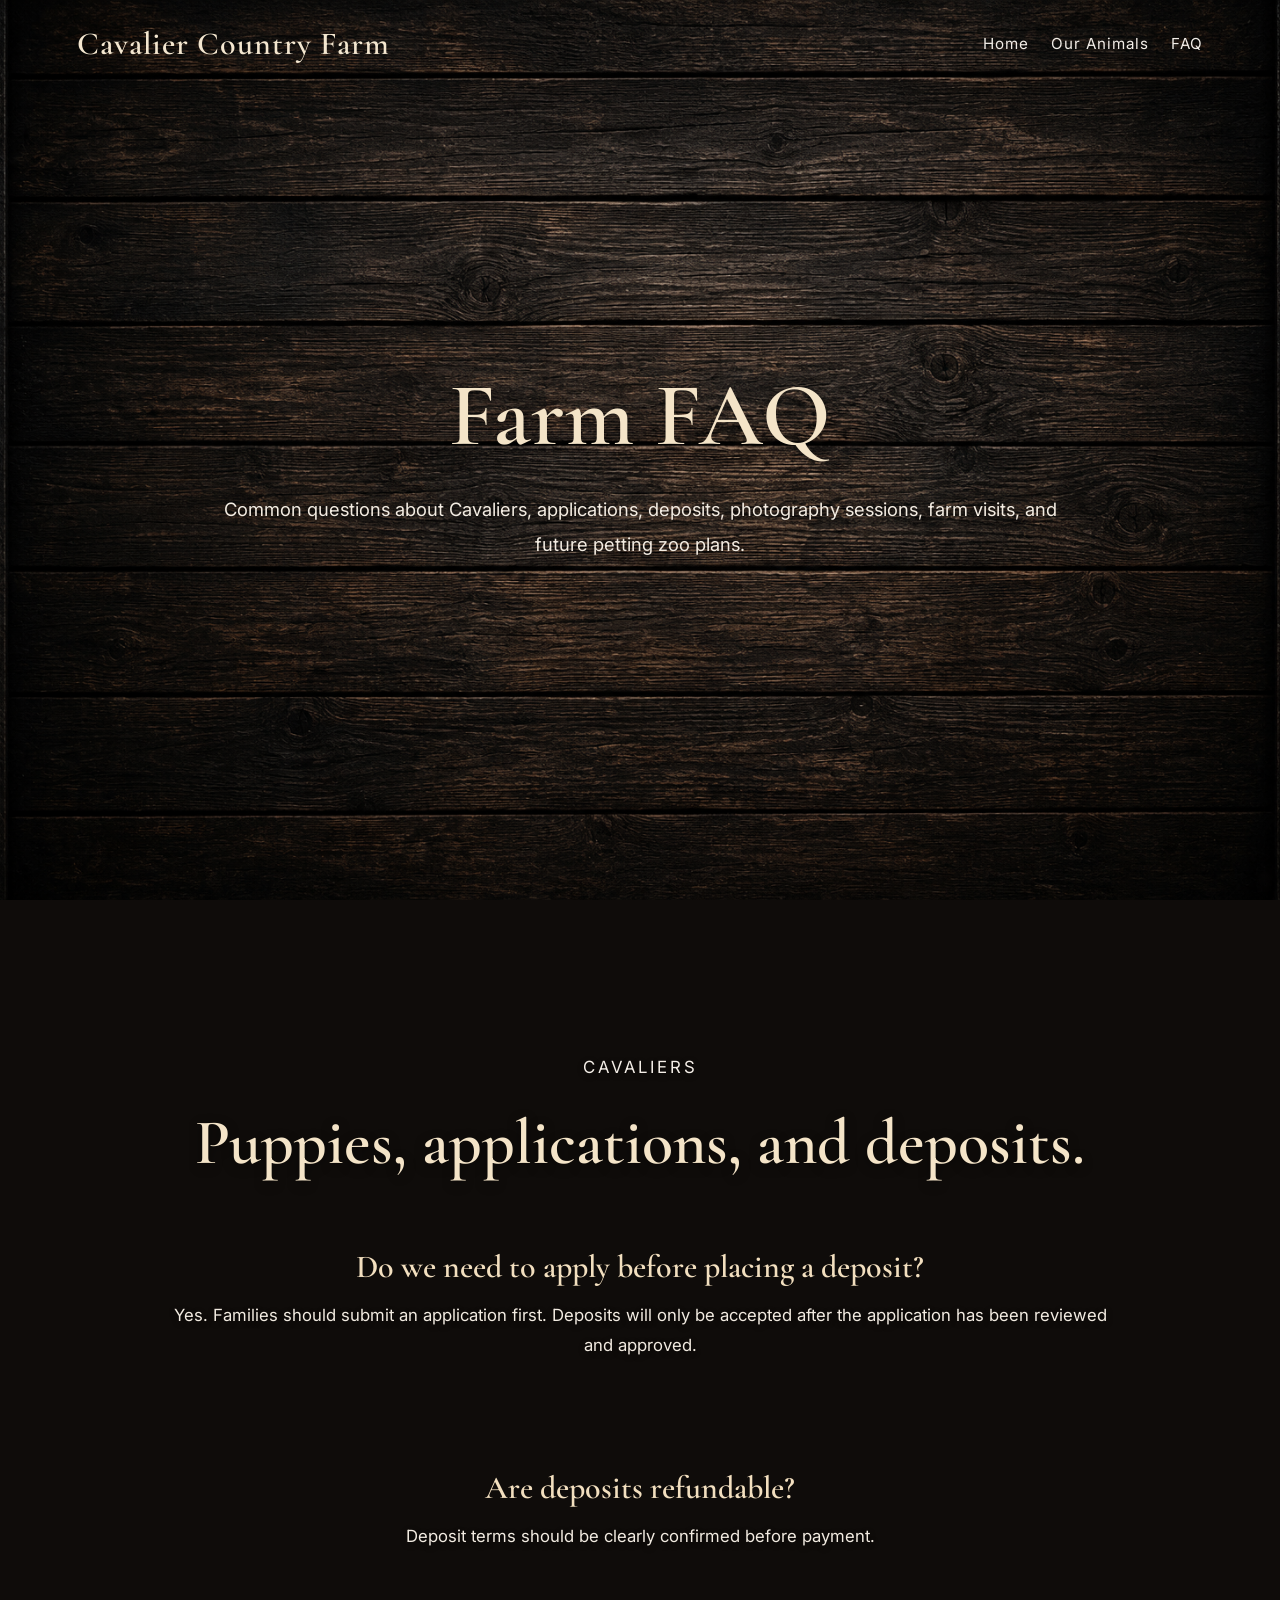
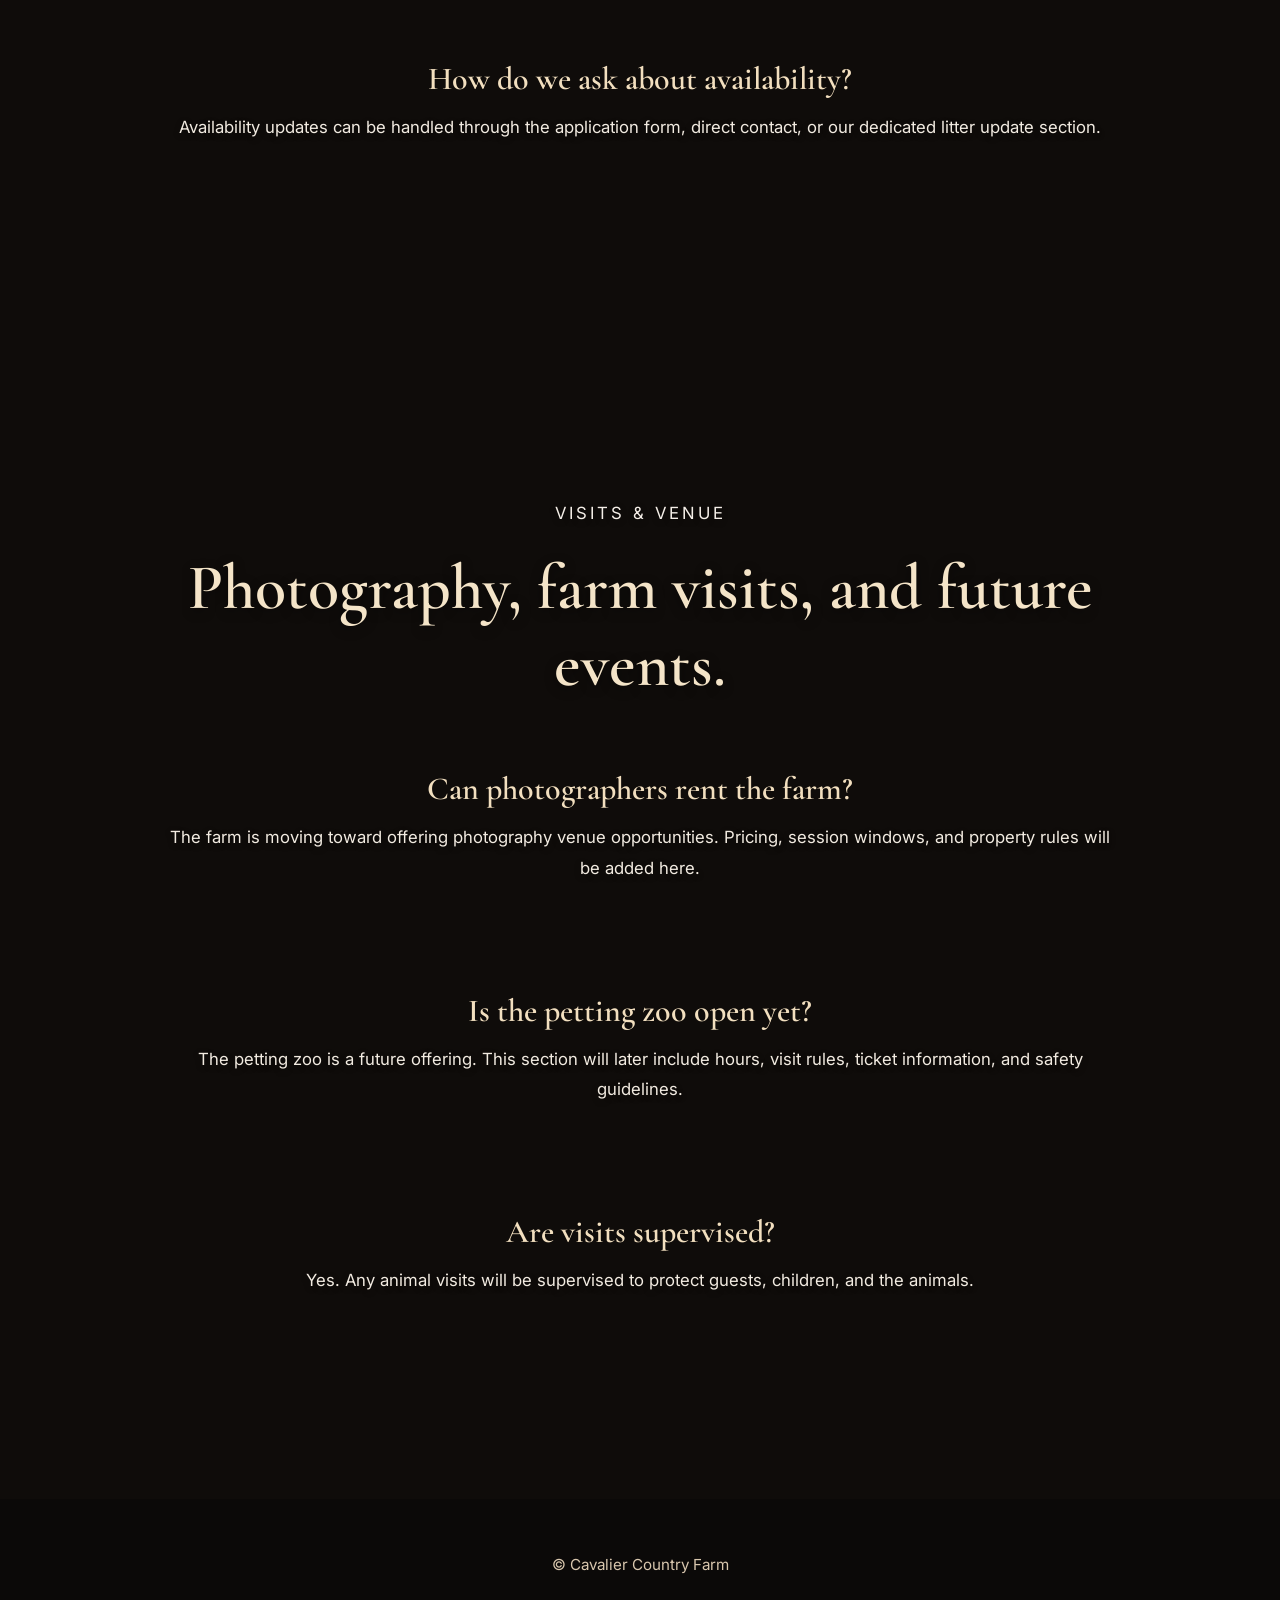
<file: faq.html>
<!DOCTYPE html>
<html lang="en">
<head>
    <link rel="icon" type="image/png" href="/cavalier-app-icon.PNG?v=1">
    <link rel="apple-touch-icon" href="/cavalier-app-icon.PNG?v=1">
    <link rel="manifest" href="/manifest.webmanifest?v=1">
    <meta name="theme-color" content="#231a16">
    <meta name="apple-mobile-web-app-capable" content="yes">
    <meta name="apple-mobile-web-app-status-bar-style" content="black-translucent">
    <meta name="apple-mobile-web-app-title" content="Cavalier Farm">

    

<meta name="description" content="Frequently asked questions about Cavalier Country Farm, our Cavaliers, application process, puppy reservations, and farm policies.">

<meta name="keywords" content="Cavalier puppy FAQ, Cavalier breeder FAQ Georgia, Cavalier Country Farm questions">

<meta name="robots" content="index,follow,max-image-preview:large">

<link rel="canonical" href="https://cavaliercountry.farm/faq.html">

<meta property="og:title" content="Cavalier Puppy FAQ | Cavalier Country Farm">
<meta property="og:description" content="Answers about Cavalier puppies, applications, deposits, availability, farm visits, and future events.">
<meta property="og:url" content="https://cavaliercountry.farm/faq.html">
<meta property="og:type" content="website">
<meta property="og:image" content="https://cavaliercountry.farm/assets/farm-sign.png">

<meta name="twitter:card" content="summary_large_image">
<meta name="twitter:title" content="Cavalier Puppy FAQ | Cavalier Country Farm">
<meta name="twitter:description" content="Answers about Cavalier puppies, applications, deposits, availability, farm visits, and future events.">
<meta name="twitter:image" content="https://cavaliercountry.farm/assets/farm-sign.png">

<script type="application/ld+json">
{
  "@context":"https://schema.org",
  "@type":"FAQPage",
  "@id":"https://cavaliercountry.farm/faq.html#faqpage",
  "url":"https://cavaliercountry.farm/faq.html",
  "name":"Cavalier Puppy FAQ | Cavalier Country Farm",
  "description":"Frequently asked questions about Cavalier Country Farm, our Cavaliers, application process, puppy reservations, and farm policies.",
  "isPartOf":{"@id":"https://cavaliercountry.farm/#website"},
  "about":{"@id":"https://cavaliercountry.farm/#business"},
  "mainEntity":[
    {
      "@type":"Question",
      "name":"Do we need to apply before placing a deposit?",
      "acceptedAnswer":{"@type":"Answer","text":"Yes. Families should submit an application first. Deposits will only be accepted after the application has been reviewed and approved."}
    },
    {
      "@type":"Question",
      "name":"Are deposits refundable?",
      "acceptedAnswer":{"@type":"Answer","text":"Deposit terms should be clearly confirmed before payment."}
    },
    {
      "@type":"Question",
      "name":"How do we ask about availability?",
      "acceptedAnswer":{"@type":"Answer","text":"Availability updates can be handled through the application form, direct contact, or our dedicated litter update section."}
    },
    {
      "@type":"Question",
      "name":"Can photographers rent the farm?",
      "acceptedAnswer":{"@type":"Answer","text":"The farm is moving toward offering photography venue opportunities. Pricing, session windows, and property rules will be added here."}
    },
    {
      "@type":"Question",
      "name":"Is the petting zoo open yet?",
      "acceptedAnswer":{"@type":"Answer","text":"The petting zoo is a future offering. This section will later include hours, visit rules, ticket information, and safety guidelines."}
    },
    {
      "@type":"Question",
      "name":"Are visits supervised?",
      "acceptedAnswer":{"@type":"Answer","text":"Yes. Any animal visits will be supervised to protect guests, children, and the animals."}
    }
  ]
}
</script>
    <meta charset="UTF-8">
    <meta name="viewport" content="width=device-width, initial-scale=1.0">
    <title>Cavalier Puppy FAQ | Cavalier Country Farm</title>
    <link rel="stylesheet" href="styles.css?v=9">
</head>

<body>

<header class="hero faq-hero">
    <div class="hero-overlay"></div>

    <nav class="top-nav">
        <div class="nav-logo">Cavalier Country Farm</div>

        <div class="nav-links">
            <a href="index.html">Home</a>
            <a href="animals.html">Our Animals</a>
            <a href="faq.html">FAQ</a>
        </div>
    </nav>

    <div class="hero-content">
        <h1>Farm FAQ</h1>

        <p>
            Common questions about Cavaliers, applications, deposits,
            photography sessions, farm visits, and future petting zoo plans.
        </p>
    </div>
</header>

<main>

    <section class="welcome-section">
        <div class="section-card">
            <p class="eyebrow">Cavaliers</p>

            <h2>Puppies, applications, and deposits.</h2>

            <div class="faq-list">
                <article class="faq-item">
                    <h3>Do we need to apply before placing a deposit?</h3>
                    <p>
                        Yes. Families should submit an application first. Deposits will only
                        be accepted after the application has been reviewed and approved.
                    </p>
                </article>

                <article class="faq-item">
                    <h3>Are deposits refundable?</h3>
                    <p>
                        Deposit terms should be clearly confirmed before payment.
                    </p>
                </article>

                <article class="faq-item">
                    <h3>How do we ask about availability?</h3>
                    <p>
                        Availability updates can be handled through the application form,
                        direct contact, or our dedicated litter update section.
                    </p>
                </article>
            </div>
        </div>
    </section>

    <section class="welcome-section">
        <div class="section-card">
            <p class="eyebrow">Visits & Venue</p>

            <h2>Photography, farm visits, and future events.</h2>

            <div class="faq-list">
                <article class="faq-item">
                    <h3>Can photographers rent the farm?</h3>
                    <p>
                        The farm is moving toward offering photography venue opportunities.
                        Pricing, session windows, and property rules will be added here.
                    </p>
                </article>

                <article class="faq-item">
                    <h3>Is the petting zoo open yet?</h3>
                    <p>
                        The petting zoo is a future offering. This section will later include
                        hours, visit rules, ticket information, and safety guidelines.
                    </p>
                </article>

                <article class="faq-item">
                    <h3>Are visits supervised?</h3>
                    <p>
                        Yes. Any animal visits will be supervised to protect guests,
                        children, and the animals.
                    </p>
                </article>
            </div>
        </div>
    </section>

</main>

<footer class="site-footer">
    <p>© Cavalier Country Farm</p>
</footer>

</body>
</html>
</file>
<file: styles.css>
@import url('https://fonts.googleapis.com/css2?family=Caveat:wght@500;600;700&family=Cormorant+Garamond:wght@400;500;600;700&family=Inter:wght@300;400;500;600&display=swap');

*{
    margin:0;
    padding:0;
    box-sizing:border-box;
}

html{
    scroll-behavior:smooth;
}

body{
    font-family:'Inter', sans-serif;
    color:#f3eee7;
    background:#0f0c0a;
    overflow-x:hidden;
}

img{
    max-width:100%;
    display:block;
}

a{
    color:inherit;
    text-decoration:none;
}

button{
    font:inherit;
}

.hero{
    position:relative;
    min-height:100vh;
    display:flex;
    align-items:center;
    justify-content:center;
    padding:140px 24px 80px;
    background-size:cover;
    background-position:center;
    background-attachment:fixed;
    overflow:hidden;
}

.home-hero{
    background-image:url('assets/farm-web-bg.png');
}

.animals-hero{
    background-image:url('assets/animals-bg.jpg');
}

.faq-hero{
    background-image:url('assets/farm-web-bg.png');
}

.hero-overlay{
    display:none;
}

.top-nav{
    position:absolute;
    top:0;
    left:0;
    width:100%;
    display:flex;
    justify-content:space-between;
    align-items:center;
    padding:24px 6vw;
    z-index:20;
}

.nav-logo,
.nav-brand{
    font-family:'Cormorant Garamond', serif;
    font-size:2rem;
    font-weight:600;
    color:#f4e7d0;
    letter-spacing:1px;
}

.nav-links,
.top-nav nav{
    display:flex;
    gap:22px;
    flex-wrap:wrap;
}

.nav-links a,
.top-nav nav a{
    text-decoration:none;
    color:#f2ede7;
    font-size:.95rem;
    letter-spacing:1px;
    transition:.25s ease;
}

.nav-links a:hover,
.top-nav nav a:hover{
    color:#d7a269;
}

.hero-frame{
    position:relative;
    z-index:5;
    width:min(1150px, 94%);
    margin:auto;
    padding:55px 50px 60px;
    border-radius:28px;
    background:transparent;
    border:none;
    box-shadow:none;
    backdrop-filter:none;
}

.hero-content{
    position:relative;
    z-index:5;
    width:min(100%, 1050px);
    margin:auto;
    text-align:center;
}

.hero-image-wrap{
    width:min(520px, 92vw);
    margin:0 auto 32px;
    filter:drop-shadow(0 26px 45px rgba(0,0,0,.55));
}

.crest-wrap{
    width:min(460px, 86vw);
}

.hero-sign{
    width:min(900px, 100%);
    margin:0 auto 38px;
    display:block;
    filter:drop-shadow(0 10px 25px rgba(0,0,0,.45));
}

.hero h1{
    font-family:'Cormorant Garamond', serif;
    font-size:clamp(3rem, 7vw, 6.2rem);
    font-weight:600;
    color:#f4e4c8;
    margin-bottom:22px;
    text-shadow:0 3px 10px rgba(0,0,0,.45);
}

.hero p{
    max-width:850px;
    margin:0 auto 38px;
    font-size:1.15rem;
    line-height:1.85;
    color:#f3ece2;
    text-shadow:0 2px 6px rgba(0,0,0,.38);
}

.hero-buttons{
    display:flex;
    justify-content:center;
    gap:18px;
    flex-wrap:wrap;
}

.image-buttons{
    align-items:center;
}

.image-btn-link{
    display:inline-block;
    text-decoration:none;
    line-height:0;
    transition:.25s ease;
}

.image-btn-link:hover{
    transform:translateY(-2px);
}

.image-btn{
    width:min(260px, 72vw);
    display:block;
    filter:drop-shadow(0 6px 14px rgba(0,0,0,.28));
}

.facebook-banner-section{
    width:100%;
    padding:6px 20px 0;
    display:flex;
    flex-direction:column;
    justify-content:center;
    align-items:center;
    text-align:center;
    background:transparent;
}

.facebook-banner-section .eyebrow{
    margin-bottom:4px;
    opacity:.9;
    letter-spacing:2px;
    font-size:.95rem;
    font-weight:700;
}

.facebook-banner-link{
    display:inline-block;
    transition:.25s ease;
}

.facebook-banner-link:hover{
    transform:translateY(-1px);
}

.facebook-banner{
    width:min(240px, 44vw);
    display:block;
    opacity:.92;
    filter:drop-shadow(0 3px 8px rgba(0,0,0,.22));
    transition:.25s ease;
}

.facebook-banner:hover{
    opacity:1;
}

main{
    background:url('assets/farm-web-bg.png');
    background-size:cover;
    background-position:center;
    background-attachment:fixed;
}

.welcome-section{
    padding:95px 20px;
}

.section{
    padding:95px 20px;
    background:transparent;
}

.section-inner,
.section-card,
.cavalier-panel{
    width:min(1120px, 92%);
    margin:auto;
    padding:56px;
    background:transparent;
    border:none;
    border-radius:24px;
    box-shadow:none;
    backdrop-filter:none;
    text-align:center;
}

.eyebrow{
    color:#d7a269;
    text-transform:uppercase;
    letter-spacing:3px;
    font-size:.82rem;
    margin-bottom:18px;
    text-align:center;
}

.section-card h2,
.cavalier-panel h1,
.cavalier-panel h2,
.section h2{
    font-family:'Cormorant Garamond', serif;
    font-size:clamp(2.5rem, 5vw, 4.2rem);
    font-weight:600;
    color:#f4e4c8;
    margin-bottom:24px;
    text-shadow:0 3px 12px rgba(0,0,0,.45);
    text-align:center;
}

.section-card p,
.cavalier-panel p,
.section-lead{
    font-size:1.05rem;
    line-height:1.95;
    color:#f5efe8;
    margin-bottom:20px;
    text-shadow:0 2px 6px rgba(0,0,0,.35);
    text-align:center;
}

.section-lead{
    max-width:760px;
    margin:0 auto 54px;
}

.feature-grid,
.animal-grid{
    display:grid;
    grid-template-columns:repeat(auto-fit, minmax(250px, 1fr));
    gap:26px;
    margin-top:52px;
}

/* Farm Companions: balanced two-column layout until more animals are added */
.farm-companions-grid{
    grid-template-columns:repeat(2, minmax(0, 1fr));
}

@media(max-width:700px){
    .farm-companions-grid{
        grid-template-columns:1fr;
    }
}

.feature-card,
/* Round only the homepage "What We Offer" images */

.feature-grid .image-card{
    border-radius:18px;
    overflow:hidden;
}

.feature-grid .image-card img{
    border-radius:18px;
}
.animal-card,
.faq-item,
.feature-card-body{
    background:transparent;
    border:none;
    box-shadow:none;
    backdrop-filter:none;
    text-align:center;
}

.feature-card,
.animal-card,
.faq-item{
    padding:32px 28px;
}

.feature-card h3,
.animal-card h3,
.cta-box h3,
.faq-item h3{
    font-family:'Cormorant Garamond', serif;
    font-size:2rem;
    font-weight:600;
    margin-bottom:14px;
    color:#f2dfbf;
    text-align:center;
}

.feature-card p,
.animal-card p,
.cta-box li,
.faq-item p{
    line-height:1.8;
    color:#f2ebe1;
    text-align:center;
}

.cta-box ul{
    padding-left:0;
    list-style-position:inside;
}

.split-card{
    display:grid;
    grid-template-columns:1fr 1fr;
    gap:42px;
    align-items:center;
}

.crest-image{
    width:100%;
    max-height:560px;
    object-fit:cover;
    object-position:center;
    border-radius:22px;
    box-shadow:0 14px 34px rgba(0,0,0,.45);
    transition:.3s ease;
}

.crest-image:hover{
    transform:scale(1.01);
}

.cavalier-wrapper{
    width:100%;
    padding:100px 0;
    background:transparent;
}

.image-card{
    padding:0;
    overflow:hidden;
    background:transparent;
}

.image-card img{
    width:100%;
    height:280px;
    display:block;
    object-fit:cover;
    object-position:center;
    transition:.35s ease;
}

.image-card:hover img{
    transform:scale(1.035);
}

.feature-card-body{
    padding:30px 28px 32px;
}

.small-link{
    display:inline-block;
    margin-top:14px;
    margin-left:auto;
    margin-right:auto;
    color:#d7a269;
    text-decoration:none;
}

.small-link:hover{
    text-decoration:underline;
}

.faq-list{
    display:grid;
    gap:24px;
    margin-top:34px;
}

.site-footer{
    text-align:center;
    padding:50px 20px;
    color:#d9c7ae;
    font-size:.95rem;
    background:#0b0908;
}

.site-footer p{
    margin:6px 0;
}

/* BIO POSTER */

.bio-poster-wrap{
    width:min(1200px, 94%);
    margin:auto;
    text-align:center;
}

.bio-poster{
    width:100%;
    display:block;
    border-radius:22px;
    box-shadow:0 18px 42px rgba(0,0,0,.38);
}

.bio-mobile-hint{
    display:none;
}

.bio-modal{
    display:none;
}

/* ANIMALS PAGE */

.animals-page{
    background:url('assets/farm-web-bg.png') center center / cover fixed no-repeat;
}

.animals-page main{
    background:transparent;
}

.animals-header{
    position:relative;
    min-height:110px;
}

/* CREST HERO */

.crest-hero-section{
    padding:60px 20px 40px;
}

.crest-hero-inner{
    width:min(1100px, 92%);
    margin:auto;
    text-align:center;
}

.main-crest{
    width:min(720px, 100%);
    display:block;
    margin:auto;
    padding:24px;
    background:linear-gradient(
        180deg,
        rgba(18,14,11,.42) 0%,
        rgba(10,8,6,.58) 100%
    );
    border-radius:28px;
    box-shadow:
        0 24px 60px rgba(0,0,0,.42),
        inset 0 1px 0 rgba(255,255,255,.04);
    filter:drop-shadow(0 20px 40px rgba(0,0,0,.55));
}

.animal-card.image-card{
    display:flex;
    flex-direction:column;
    min-height:100%;
}

.animal-card.image-card img{
    height:300px;
}

.animal-card.image-card .feature-card-body{
    flex:1;
    display:flex;
    flex-direction:column;
    justify-content:flex-start;
}

.animal-card.image-card .feature-card-body p{
    margin-bottom:0;
}

/* PHOTOGRAPHY SECTION */

.photography-section{
    position:relative;
    overflow:hidden;
    background:
        linear-gradient(
            to bottom,
            rgba(8,7,6,.82) 0%,
            rgba(8,7,6,.18) 18%,
            rgba(8,7,6,.18) 82%,
            rgba(8,7,6,.82) 100%
        ),
        url('assets/animals-bg.jpg');
    background-size:cover;
    background-position:center;
    background-attachment:fixed;
}

.photography-section::before{
    content:"";
    position:absolute;
    inset:0;
    pointer-events:none;
    background:
        linear-gradient(to top, rgba(0,0,0,.72) 0%, rgba(0,0,0,0) 22%),
        linear-gradient(to bottom, rgba(0,0,0,.72) 0%, rgba(0,0,0,0) 22%),
        linear-gradient(to left, rgba(0,0,0,.55) 0%, rgba(0,0,0,0) 18%),
        linear-gradient(to right, rgba(0,0,0,.55) 0%, rgba(0,0,0,0) 18%),
        radial-gradient(ellipse at center, rgba(0,0,0,0) 42%, rgba(0,0,0,.28) 100%);
}

.photography-section .cta-box{
    padding:34px 36px;
    background:rgba(20,18,22,.24);
    border:1px solid rgba(255,255,255,.08);
    border-radius:24px;
    backdrop-filter:blur(7px);
    -webkit-backdrop-filter:blur(7px);
    box-shadow:
        0 12px 32px rgba(0,0,0,.22),
        inset 0 1px 0 rgba(255,255,255,.04);
    text-align:center;
}

.photography-section .cta-box h3,
.photography-section .cta-box li{
    text-shadow:0 2px 8px rgba(0,0,0,.55);
}

.photography-section .cta-box ul li::marker{
    color:#d29a63;
}

/* SECTION EDGE FADES */

.cavalier-section,
.petting-section{
    position:relative;
    overflow:hidden;
}

.cavalier-section::after{
    content:"";
    position:absolute;
    left:0;
    right:0;
    bottom:0;
    height:190px;
    pointer-events:none;
    z-index:2;
    background:linear-gradient(
        to top,
        rgba(0,0,0,.82) 0%,
        rgba(0,0,0,.48) 38%,
        rgba(0,0,0,0) 100%
    );
}

.petting-section::before{
    content:"";
    position:absolute;
    left:0;
    right:0;
    top:0;
    height:190px;
    pointer-events:none;
    z-index:2;
    background:linear-gradient(
        to bottom,
        rgba(0,0,0,.82) 0%,
        rgba(0,0,0,.48) 38%,
        rgba(0,0,0,0) 100%
    );
}

.cavalier-section .section-card,
.petting-section .section-card{
    position:relative;
    z-index:3;
}

.site-credit{
    margin-top:14px;
    font-size:.82rem;
    letter-spacing:1px;
    color:#bda98f;
}

.site-credit a{
    color:#d7a269;
    text-decoration:none;
}

.site-credit a:hover{
    text-decoration:underline;
}

/* APPLICATIONS MODAL */

.applications-modal{
    position:fixed;
    inset:0;
    z-index:99999;
    display:flex;
    align-items:center;
    justify-content:center;
    padding:12px;
    background:rgba(0,0,0,.78);
    opacity:0;
    pointer-events:none;
    transition:opacity .25s ease;
    overflow:hidden;
}

.applications-modal.active{
    opacity:1;
    pointer-events:auto;
}

.applications-modal-content{
    position:relative;
    width:auto;
    max-width:92vw;
    height:auto;
    max-height:86vh;
    padding:0;
    background:none;
    border:none;
    border-radius:0;
    box-shadow:none;
    overflow:visible;
}

.applications-modal-bg{
    width:auto;
    height:auto;
    max-width:92vw;
    max-height:86vh;
    display:block;
    filter:drop-shadow(0 24px 60px rgba(0,0,0,.55));
}

.applications-modal-inner{
    position:absolute;
    inset:0;
    z-index:2;
    display:flex;
    flex-direction:column;
    align-items:center;
    justify-content:flex-start;
    padding:9% 8% 7%;
}

.applications-modal-content .eyebrow{
    color:#111;
    font-size:clamp(.68rem, 1.45vw, .95rem);
    font-weight:700;
    letter-spacing:.28em;
    margin-bottom:.8%;
    text-shadow:
        0 2px 3px rgba(255,255,255,.28),
        0 5px 12px rgba(0,0,0,.35);
}

.applications-modal-content h2{
    font-family:'Cormorant Garamond', serif;
    font-size:clamp(2rem, 5.3vw, 3.65rem);
    font-weight:700;
    color:#f4e4c8;
    margin-bottom:2%;
    text-align:center;
    line-height:.95;
    text-shadow:
        0 4px 4px rgba(0,0,0,.95),
        0 10px 18px rgba(0,0,0,.9),
        0 0 28px rgba(0,0,0,.8);
}

.applications-modal-grid{
    width:100%;
    display:flex;
    flex-direction:column;
    align-items:center;
    gap:1.15vh;
    margin-top:1%;
}

.application-image-link{
    width:100%;
    display:flex;
    justify-content:center;
    line-height:0;
    transition:.22s ease;
}

.application-image-link:hover{
    transform:translateY(-2px);
}

.application-image-btn{
    width:78%;
    display:block;
}

.applications-modal-close{
    position:absolute;
    top:4.5%;
    right:4.5%;
    width:clamp(28px, 4vw, 36px);
    height:clamp(28px, 4vw, 36px);
    background:none;
    border:none;
    padding:0;
    cursor:pointer;
    z-index:10;
}

.farm-x-btn{
    width:100%;
    height:100%;
    display:block;
    object-fit:contain;
    transition:.2s ease;
}

.farm-x-btn:hover{
    transform:rotate(6deg) scale(1.06);
}

/* PUPPY DISPLAY */

.puppy-display-section{
padding:70px 20px 90px;
position:relative;
overflow:hidden;
}

.puppy-intro{
padding-bottom:24px;
}

.desktop-puppy-board,
.puppy-display-wrap,
.puppy-board{
display:block;
}

.mobile-puppy-carousel{
display:none;
}

.puppy-display-wrap{
--photo-zoom:1.06;
position:relative;
width:min(1280px, 96%);
margin:10px auto 0;
aspect-ratio:16 / 10;
filter:drop-shadow(0 20px 42px rgba(0,0,0,.42));
}

.puppy-display-wrap::after{
content:"";
position:absolute;
inset:0;
z-index:5;
background:url('assets/puppy-display.webp') center center / contain no-repeat;
pointer-events:none;
}

.puppy-photo{
position:absolute;
z-index:2;
display:block;
overflow:hidden;
background:transparent;
cursor:pointer;
transition:.25s ease;
transform-origin:center center;
border:none;
padding:0;
}

.puppy-photo:hover{
filter:brightness(1.08) saturate(1.04);
}

.puppy-photo img{
width:100%;
height:100%;
display:block;
object-fit:cover;
object-position:center;
transform:scale(var(--photo-zoom));
}

.puppy-photo.is-empty{
pointer-events:none;
}

.puppy-name{
position:absolute;
z-index:6;
font-family:'Caveat', cursive;
font-size:clamp(1.05rem, 1.65vw, 1.65rem);
font-weight:700;
letter-spacing:.02em;
text-transform:none;
color:#241208;
text-shadow:
0 1px 0 rgba(255,223,154,.35),
0 2px 4px rgba(0,0,0,.28);
pointer-events:none;
white-space:nowrap;
text-align:center;
}

/* ADOPTED BADGE BASE */

.adopted-badge{
position:absolute;
z-index:8;
display:none;
height:auto;
max-width:none;
pointer-events:none;
border-radius:0 !important;
overflow:visible !important;
filter:drop-shadow(0 8px 16px rgba(0,0,0,.45));
}

.puppy-is-adopted .adopted-badge{
display:block;
}

/* SLOT 1 - ANGUS */

.puppy-photo-1{
left:23%;
top:20.5%;
width:14%;
height:22%;
transform:rotate(-6.2deg);
}

.puppy-name-1{
left:29.5%;
top:42.5%;
transform:translateX(-50%) rotate(-6.2deg);
}

.adopted-badge-1{
left:29.7%;
top:35.3%;
width:8.5%;
transform:rotate(-10deg);
}

/* SLOT 2 - BAM BAM */

.puppy-photo-2{
left:37.5%;
top:22.5%;
width:14%;
height:22%;
transform:rotate(2.1deg);
}

.puppy-name-2{
left:43%;
top:44.5%;
transform:translateX(-50%) rotate(2.1deg);
}

.adopted-badge-2{
left:44.2%;
top:37.2%;
width:8.5%;
transform:rotate(8deg);
}

/* SLOT 3 - ELSA */

.puppy-photo-3{
left:50.2%;
top:23%;
width:14%;
height:22%;
transform:rotate(-2.4deg);
}

/* Current litter framing tweaks: Cooper + Cody */
.puppy-photo-2 img,
.puppy-photo-3 img{
transform:scale(var(--photo-zoom)) translateX(-5%);
}

.puppy-name-3{
left:58.2%;
top:44.4%;
transform:translateX(-50%) rotate(-2.4deg);
}

.adopted-badge-3{
left:58.4%;
top:37.1%;
width:8.5%;
transform:rotate(-7deg);
}

/* SLOT 4 - PEBBLES */

.puppy-photo-4{
left:64.7%;
top:23%;
width:14%;
height:22%;
transform:rotate(4.1deg);
}

.puppy-name-4{
left:70.7%;
top:44.5%;
transform:translateX(-50%) rotate(4.1deg);
}

.adopted-badge-4{
left:72.5%;
top:37.6%;
width:8.5%;
transform:rotate(9deg);
}

/* SLOT 5 - ROSIE */

.puppy-photo-5{
left:21.5%;
top:54.5%;
width:14%;
height:22%;
transform:rotate(-5deg);
}

.puppy-name-5{
left:30.1%;
top:75.6%;
transform:translateX(-50%) rotate(-3.5deg);
}

.adopted-badge-5{
left:28.2%;
top:69.5%;
width:8.5%;
transform:rotate(-9deg);
}

/* SLOT 6 - COSMO */

.puppy-photo-6{
left:36.4%;
top:54.3%;
width:14%;
height:22%;
transform:rotate(-3deg);
}

.puppy-name-6{
left:43.4%;
top:76%;
transform:translateX(-50%) rotate(-2.2deg);
}

.adopted-badge-6{
left:43.1%;
top:69.4%;
width:8.5%;
transform:rotate(7deg);
}

/* SLOT 7 - DUKE */

.puppy-photo-7{
left:50.6%;
top:54.5%;
width:14%;
height:22%;
transform:rotate(2.7deg);
}

.puppy-name-7{
left:57.1%;
top:76.5%;
transform:translateX(-50%) rotate(2.7deg);
}

.adopted-badge-7{
left:57.2%;
top:69.7%;
width:8.5%;
transform:rotate(-6deg);
}

/* SLOT 8 - LILY */

.puppy-photo-8{
left:64.2%;
top:55%;
width:14%;
height:22%;
transform:rotate(-2.2deg);
}

.puppy-name-8{
left:71.5%;
top:77%;
transform:translateX(-50%) rotate(-2.2deg);
}

.adopted-badge-8{
left:71.2%;
top:69.7%;
width:8.5%;
transform:rotate(7deg);
}

/* PUPPY MODAL */

.puppy-modal [hidden]{
    display:none !important;
}

.puppy-modal{
position:fixed;
inset:0;
z-index:999999;
display:none;
align-items:center;
justify-content:center;
padding:22px;
background:rgba(8,5,3,.78);
backdrop-filter:blur(4px);
-webkit-backdrop-filter:blur(4px);
overflow:auto;
}

.puppy-modal.is-open{
display:flex;
}

.puppy-modal-panel{
position:relative;
width:min(1100px, 96vw);
aspect-ratio:16 / 9;
display:grid;
grid-template-columns:46% 54%;
background:url('assets/pups/pup-modal-web-bg.webp') center center / contain no-repeat;
overflow:hidden;
border:none;
box-shadow:none;
color:#2a160d;
}

.puppy-modal-media{
position:relative;
z-index:1;
padding:7.4% 4.5% 7.4% 8%;
}

.puppy-modal-media img{
width:100%;
height:100%;
object-fit:contain;

border-radius:18px;
box-shadow:0 14px 30px rgba(0,0,0,.35);
}

.puppy-modal-content{
position:relative;
z-index:1;
padding:7.8% 10% 7.5% 3%;
text-align:left;
overflow:visible;
}

.puppy-modal-content .eyebrow{
color:#8d522c;
text-align:left;
margin-bottom:8px;
}

.puppy-modal-content h2{
font-family:'Cormorant Garamond', serif;
font-size:clamp(3.0rem, 5vw, 4.5rem);
line-height:.9;
color:#2b160c;
margin-bottom:10px;
text-align:left;
text-shadow:none;
}

.puppy-status{
display:inline-flex;
margin-bottom:14px;
padding:7px 13px;
border-radius:999px;
background:#2a160d;
color:#fff4e7;
font-weight:700;
letter-spacing:.04em;
text-transform:uppercase;
font-size:.74rem;
}

.puppy-details{
display:grid;
grid-template-columns:1fr 1fr;
gap:10px;
margin:0 0 16px;
}

.puppy-detail{
padding:10px 12px;
border-radius:14px;
background:rgba(255,255,255,.18);
border:1px solid rgba(80,45,22,.18);
}

.detail-label{
display:block;
font-size:.85rem;
font-weight:800;
letter-spacing:.12em;
text-transform:uppercase;
color:#8d522c;
margin-bottom:4px;
}

.detail-value{
display:block;
font-size:1.15rem;
font-weight:800;
color:#2b160c;
}

.puppy-modal-content p:not(.eyebrow):not(.puppy-status){
font-size:.9rem;
line-height:1.5;
color:#3b2418;
text-align:left;
text-shadow:none;
}

.puppy-modal-thumbs{
display:flex;
gap:10px;
margin:16px 0;
flex-wrap:wrap;
}

.puppy-thumb{
width:62px;
height:62px;
border:2px solid rgba(42,22,13,.25);
border-radius:14px;
overflow:hidden;
padding:0;
background:transparent;
cursor:pointer;
}

.puppy-thumb.is-active{
border-color:#8d522c;
}

.puppy-thumb img{
width:100%;
height:100%;
object-fit:cover;
}

.puppy-apply-btn{
display:inline-flex;
align-items:center;
justify-content:center;
min-height:42px;
padding:10px 18px;
border-radius:999px;
background:linear-gradient(145deg, #8c512b, #d99d5d 48%, #6d3a1f);
color:#251309;
font-weight:800;
font-size:.9rem;
box-shadow:
inset 0 1px 1px rgba(255,255,255,.38),
inset 0 -2px 5px rgba(0,0,0,.28),
0 12px 22px rgba(0,0,0,.28);
}

.puppy-modal-close{
position:absolute;
z-index:5;
top:5%;
right:4%;
width:44px;
height:44px;
border:0;
padding:0;
background:transparent;
cursor:pointer;
filter:drop-shadow(0 8px 12px rgba(0,0,0,.45));
}

.puppy-modal-close img{
width:100%;
height:100%;
object-fit:contain;
}

.good-dog-link{
    display:flex;
    justify-content:center;
    align-items:center;
    margin-top:24px;
}

.good-dog-sticker{
    width:175px;
    height:auto;
    display:block;
    opacity:.92;
    transition:.25s ease;
}

.good-dog-link:hover .good-dog-sticker{
    opacity:1;
    transform:translateY(-2px);
}

.good-dog-caption{
    margin-top:12px;
    max-width:420px;
    margin-left:auto;
    margin-right:auto;
    text-align:center;
    font-size:.95rem;
    line-height:1.6;
    color:#e8dcc9;
}

/* MOBILE */

@media(max-width:900px){
.split-card{
grid-template-columns:1fr;
}

.desktop-puppy-board,
.puppy-display-wrap,
.puppy-board{
display:none;
}

.mobile-puppy-carousel{
display:flex;
gap:22px;
overflow-x:auto;
scroll-snap-type:x mandatory;
padding:8px 18px 36px;
margin-top:18px;
-webkit-overflow-scrolling:touch;
}

.puppy-card{
position:relative;
flex:0 0 76%;
max-width:320px;
scroll-snap-align:center;
}

.puppy-card:nth-child(odd){
transform:rotate(-2deg);
}

.puppy-card:nth-child(even){
transform:rotate(2deg);
}

.puppy-card-btn{
position:relative;
width:100%;
padding:15px 15px 64px;
border:0;
border-radius:6px;
overflow:hidden;
background:
radial-gradient(circle at 18% 12%, rgba(112,70,34,.18), transparent 24%),
radial-gradient(circle at 82% 24%, rgba(78,45,22,.16), transparent 26%),
radial-gradient(circle at 50% 100%, rgba(92,55,28,.22), transparent 30%),
linear-gradient(145deg, #fff7e8 0%, #efe1c9 48%, #d9c3a3 100%);
color:#2a160d;
box-shadow:
0 16px 30px rgba(0,0,0,.38),
0 5px 10px rgba(0,0,0,.24),
inset 0 0 0 1px rgba(88,50,24,.16),
inset 0 0 18px rgba(105,62,31,.18);
}

.puppy-card-btn::before{
content:"";
position:absolute;
inset:7px;
z-index:2;
pointer-events:none;
border-radius:4px;
border:1px solid rgba(92,54,28,.18);
}

.puppy-card-btn::after{
content:"";
position:absolute;
inset:0;
z-index:3;
pointer-events:none;
background:
linear-gradient(to right, rgba(85,50,28,.18), transparent 10%, transparent 90%, rgba(85,50,28,.16)),
linear-gradient(to bottom, rgba(85,50,28,.14), transparent 12%, transparent 82%, rgba(85,50,28,.2));
mix-blend-mode:multiply;
opacity:.65;
}

.puppy-card-btn img{
position:relative;
z-index:1;
width:100%;
aspect-ratio:1 / 1;
object-fit:cover;
border-radius:4px;
filter:sepia(.08) contrast(.98) saturate(.96);
}

.puppy-card-btn span{
position:absolute;
left:0;
right:0;
bottom:14px;
z-index:4;
padding:0 12px;
background:transparent;
text-align:center;
font-family:'Caveat', cursive;
font-size:clamp(2.05rem, 9vw, 2.75rem);
line-height:.9;
font-weight:700;
letter-spacing:.01em;
color:#241208;
}

.adopted-puppy-card{
position:relative;
}

.adopted-badge-mobile{
position:absolute;
z-index:20;
width:96px;
height:auto;
right:8px;
bottom:52px;
top:auto;
display:block;
pointer-events:none;
border-radius:0 !important;
filter:drop-shadow(0 8px 16px rgba(0,0,0,.42));
transform:rotate(-8deg);
}
}

@media(max-width:768px){
body::before{
content:"";
position:fixed;
inset:0;
z-index:-1;
background:url('assets/farm-mobile-bg.png') center top / cover no-repeat;
transform:translateZ(0);
}

body{
background:transparent;
}

body.bio-modal-open{
overflow:hidden;
}

.hero,
main,
.facebook-banner-section,
.animals-page main{
background:transparent;
background-image:none;
background-attachment:scroll;
}

.animals-hero{
background:url('assets/animals-bg.jpg') center top / cover no-repeat;
}

.top-nav{
flex-direction:column;
gap:14px;
padding:20px;
}

.nav-logo,
.nav-brand{
font-size:1.55rem;
}

.nav-links,
.top-nav nav{
gap:14px;
justify-content:center;
}

.nav-links a,
.top-nav nav a{
font-size:.84rem;
}

.hero{
padding:145px 20px 70px;
background-attachment:scroll;
}

.hero-frame{
padding:38px 22px 42px;
}

.hero h1{
font-size:clamp(2.6rem, 13vw, 4.2rem);
}

.hero p{
font-size:1rem;
line-height:1.75;
}

.image-btn{
width:min(230px, 74vw);
}

.facebook-banner{
width:min(210px, 42vw);
}

.section-card,
.cavalier-panel,
.section-inner{
padding:38px 24px;
}

.welcome-section,
.cavalier-wrapper,
.section{
padding:70px 0;
background:transparent;
}

.split-card{
display:flex;
flex-direction:column;
}

.split-card img{
order:-1;
margin-bottom:24px;
}

.crest-image{
max-height:380px;
}

.image-card img,
.animal-card.image-card img{
height:230px;
}

.animals-header{
min-height:125px;
}

.crest-hero-section{
padding:30px 20px 10px;
}

.main-crest{
width:min(460px, 100%);
padding:16px;
border-radius:22px;
}

.photography-section{
background:
linear-gradient(rgba(8,7,6,.5), rgba(8,7,6,.62)),
url('assets/animals-bg.jpg');
background-size:cover;
background-position:center;
background-attachment:scroll;
}

.photography-section .cta-box{
padding:28px 24px;
border-radius:20px;
}

.bio-poster-wrap{
cursor:pointer;
}

.bio-mobile-hint{
display:block;
margin-top:12px;
color:#d7a269;
font-size:.78rem;
letter-spacing:2px;
text-transform:uppercase;
opacity:.9;
text-align:center;
}

.bio-modal{
position:fixed;
inset:0;
z-index:99999;
display:flex;
align-items:center;
justify-content:center;
padding:20px;
background:rgba(0,0,0,.88);
opacity:0;
pointer-events:none;
transition:opacity .25s ease;
}

.bio-modal.active{
opacity:1;
pointer-events:auto;
}

.bio-modal-image{
width:auto;
max-width:94vw;
max-height:92vh;
display:block;
object-fit:contain;
border-radius:12px;
box-shadow:0 20px 55px rgba(0,0,0,.65);
}

.bio-modal .modal-close{
position:absolute;
top:12px;
right:12px;
width:42px;
height:42px;
border:none;
background:none;
padding:0;
cursor:pointer;
z-index:100;
display:block;
}

.bio-modal .farm-x-btn{
width:100%;
height:100%;
display:block;
object-fit:contain;
}

.bio-modal .modal-close::before,
.bio-modal .modal-close::after{
display:none;
content:none;
}

.bio-modal .modal-close:hover{
transform:scale(1.05);
}

.bio-modal .modal-close:active{
transform:scale(.95);
}

.applications-modal{
padding:10px;
}

.applications-modal-content{
max-width:94vw;
max-height:82vh;
}

.applications-modal-bg{
max-width:94vw;
max-height:82vh;
}

.applications-modal-inner{
padding:9% 7.5% 7%;
}

.applications-modal-content .eyebrow{
font-size:clamp(.58rem, 2.1vw, .76rem);
margin-bottom:.7%;
}

.applications-modal-content h2{
font-size:clamp(1.75rem, 7.8vw, 2.75rem);
margin-bottom:1.7%;
}

.applications-modal-grid{
gap:.78vh;
margin-top:.7%;
}

.application-image-btn{
width:79%;
}

.applications-modal-close{
top:4.4%;
right:4.4%;
width:30px;
height:30px;
}

.puppy-display-section{
padding:45px 8px 65px;
}

.puppy-intro{
padding:28px 18px 12px;
}

.puppy-name{
font-size:.8rem;
}

.puppy-modal{
align-items:flex-start;
padding:12px;
}

.puppy-modal-panel{
width:min(560px, 96vw);
aspect-ratio:3 / 5;
display:block;
background:url('assets/pups/pup-modal-mobile-bg.webp') center top / contain no-repeat;
overflow:visible;
}

.puppy-modal-media{
padding:12% 10% 0;
}

.puppy-modal-media img{
width:100%;
aspect-ratio:1 / 1;
height:auto;
object-fit:cover;
border-radius:16px;
}

.puppy-modal-content{
padding:6.5% 11% 10%;
overflow:visible;
}

.puppy-details{
grid-template-columns:1fr 1fr;
gap:8px;
margin-bottom:14px;
}

.puppy-modal-close{
top:3.6%;
right:5%;
width:38px;
height:38px;
}
}

@media(max-width:520px){
.puppy-card{
flex-basis:84%;
}

.adopted-badge-mobile{
width:82px;
right:7px;
bottom:50px;
top:auto;
}

.puppy-card-btn{
padding:13px 13px 60px;
}

.puppy-card-btn span{
bottom:13px;
font-size:clamp(2rem, 10vw, 2.55rem);
}

.puppy-modal{
padding:10px;
}

.puppy-modal-panel{
width:96vw;
}

.puppy-modal-media{
padding:11.5% 10% 0;
}

.puppy-modal-content{
padding:6% 11% 10%;
}

.puppy-modal-content h2{
font-size:clamp(2.25rem, 12vw, 3.55rem);
}

.puppy-modal-content p:not(.eyebrow):not(.puppy-status){
font-size:.9rem;
line-height:1.5;
}

.puppy-thumb{
width:56px;
height:56px;
}
}

/* =========================================
   PUPPY MODAL EMERGENCY LAYOUT OVERRIDE
   ========================================= */

.puppy-modal-panel{
    position:relative !important;
}

.puppy-modal-media{
    position:absolute !important;
    left:7% !important;
    top:13% !important;
    width:38% !important;
    height:70% !important;
    padding:0 !important;
}

.puppy-modal-media img{
    width:100% !important;
    height:100% !important;
    max-height:none !important;
    object-fit:contain !important;
    object-position:center 20% !important;
}

.puppy-modal-content{
    position:absolute !important;
    left:50% !important;
    top:12% !important;
    width:38% !important;
    height:72% !important;
    padding:0 !important;
    overflow:hidden !important;
}

.puppy-modal-content h2{
    font-size:clamp(2.8rem,4vw,4.4rem) !important;
    margin-bottom:8px !important;
}

.puppy-details{
    margin-bottom:12px !important;
}

.puppy-modal-content p:not(.eyebrow):not(.puppy-status){
    font-size:1rem !important;
    line-height:1.55 !important;
    font-weight:500 !important;
}

.puppy-thumb{
    width:56px !important;
    height:56px !important;
}

.puppy-apply-btn{
    padding:9px 16px !important;
    font-size:.82rem !important;
}

/* MOBILE */

@media(max-width:768px){

    .puppy-modal-panel{
        background:url('assets/pups/pup-modal-mobile-bg.webp')
        center top / contain no-repeat !important;
    }

    .puppy-modal-media{
        left:12.5% !important;
        top:7.5% !important;
        width:75% !important;
        height:35% !important;
    }

    .puppy-modal-content{
        left:13% !important;
        top:45% !important;
        width:74% !important;
        height:46% !important;
        overflow:hidden !important;
    }

    .puppy-modal-content h2{
        font-size:clamp(2.2rem,10vw,3.4rem) !important;
    }

    .puppy-modal-content p:not(.eyebrow):not(.puppy-status){
        font-size:1rem !important;
        line-height:1.55 !important;
        font-weight:500 !important;
    }

    .puppy-thumb{
        width:52px !important;
        height:52px !important;
    }

    .puppy-modal-close{
        top:3.5% !important;
        right:6% !important;
    }
}

/* PUPPY MODAL DESCRIPTION CARD + SCROLLBAR */

.puppy-modal-content{
    padding:14px 16px !important;
    overflow-y:auto !important;
    background:rgba(255, 238, 207, .32);
    border:1px solid rgba(139, 82, 44, .32);
    border-radius:18px;
    box-shadow:
        inset 0 1px 0 rgba(255,255,255,.22),
        0 10px 22px rgba(0,0,0,.12);
}

/* Firefox */
.puppy-modal-content{
    scrollbar-width:thin;
    scrollbar-color:#8c512b rgba(20,10,5,.45);
}

/* Chrome / Edge / Safari */
.puppy-modal-content::-webkit-scrollbar{
    width:8px;
}

.puppy-modal-content::-webkit-scrollbar-track{
    background:rgba(20,10,5,.45);
    border-radius:999px;
}

.puppy-modal-content::-webkit-scrollbar-thumb{
    background:linear-gradient(180deg, #d99d5d, #8c512b, #5a2f19);
    border-radius:999px;
}

.puppy-modal-content::-webkit-scrollbar-thumb:hover{
    background:linear-gradient(180deg, #efb777, #9b5b31, #5a2f19);
}
/* STRONGER PUPPY MODAL CARDS */

.puppy-modal-content{
    background:rgba(255, 238, 207, .72) !important;
    border:1px solid rgba(139, 82, 44, .42) !important;
}

.puppy-detail{
    background:rgba(255, 248, 232, .72) !important;
    border:1px solid rgba(80,45,22,.28) !important;
}
.animal-grid .image-card{
    border-radius:30px;
    overflow:hidden;
}

.animal-grid .image-card img{
    border-radius:30px;
}

/* ==========================
   FARM PHOTO CAROUSEL
   ========================== */

.farm-gallery-section{
    padding:80px 0;
    overflow:hidden;
}

.farm-gallery-header{
    text-align:center;
    margin-bottom:35px;
}

.farm-gallery-carousel{
    position:relative;
    width:min(1400px,95%);
    margin:auto;
}

.farm-gallery-track{
    display:flex;
    gap:18px;
    overflow-x:auto;
    scroll-behavior:smooth;
    scrollbar-width:none;
    -ms-overflow-style:none;
    padding:10px;
}

.farm-gallery-track::-webkit-scrollbar{
    display:none;
}

.farm-gallery-track img{
    flex:0 0 auto;
    width:340px;
    aspect-ratio:1 / 1;
    height:auto;
    object-fit:cover;
    object-position:center;
    border-radius:22px;
    cursor:pointer;
    transition:.3s ease;
    box-shadow:0 12px 28px rgba(0,0,0,.35);
}

.farm-gallery-track img:hover{
    transform:translateY(-4px);
}

.gallery-arrow{
    position:absolute;
    top:50%;
    transform:translateY(-50%);
    z-index:5;

    width:54px;
    height:54px;

    border:none;
    border-radius:50%;

    background:rgba(18,14,11,.85);
    color:#d7a269;

    font-size:28px;
    cursor:pointer;

    transition:.25s ease;
}

.gallery-arrow:hover{
    background:#d7a269;
    color:#111;
}

.gallery-prev{
    left:-10px;
}

.gallery-next{
    right:-10px;
}

@media(max-width:768px){

    .farm-gallery-track img{
    width:78vw;
    aspect-ratio:1 / 1;
    height:auto;
}

    .gallery-arrow{
        display:none;
    }
}

/* COMING SOON CORNER RIBBON */

.future-feature{
    position:relative;
    overflow:hidden;
}

.future-feature::before{
    content:"COMING SOON";

    position:absolute;
    top:18px;
    right:-42px;
    z-index:20;

    width:170px;
    padding:8px 0;

    background:#a76637;
    color:#fff7eb;

    font-size:.72rem;
    font-weight:800;
    letter-spacing:.16em;
    text-align:center;
    text-transform:uppercase;

    transform:rotate(32deg);

    box-shadow:0 8px 18px rgba(0,0,0,.35);
}
/* REELS FROM THE FARM */

.farm-reels-section{
    padding:90px 20px;
}

.reels-grid-link{
    display:block;
    width:min(1200px,92%);
    margin:auto;
}

.reels-grid{
    display:grid;
    grid-template-columns:repeat(4,1fr);
    gap:18px;
}

.reel-thumb{
    position:relative;
    overflow:hidden;
    border-radius:22px;
    box-shadow:0 12px 28px rgba(0,0,0,.35);
}

.reel-thumb img{
    width:100%;
    aspect-ratio:9/16;
    object-fit:cover;
    transition:.3s ease;
}

.reel-thumb::before{
    content:"▶";
    position:absolute;
    left:50%;
    top:50%;
    z-index:3;
    transform:translate(-50%, -50%);

    width:58px;
    height:58px;
    border-radius:50%;

    display:flex;
    align-items:center;
    justify-content:center;

    background:rgba(0,0,0,.52);
    color:#f4e4c8;

    font-size:1.7rem;
    text-indent:4px;

    box-shadow:0 10px 24px rgba(0,0,0,.45);
}

.reel-thumb::after{
    content:"";
    position:absolute;
    inset:0;
    background:rgba(0,0,0,.12);
    z-index:2;
    transition:.3s ease;
}

.reels-grid-link:hover .reel-thumb img{
    transform:scale(1.04);
}

.reels-grid-link:hover .reel-thumb::after{
    background:rgba(0,0,0,.02);
}

.reels-cta{
    margin-top:24px;
    text-align:center;
    font-family:'Cormorant Garamond', serif;
    font-size:2rem;
    color:#d7a269;
}

@media(max-width:900px){
    .reels-grid{
        grid-template-columns:repeat(2,1fr);
    }
}

@media(max-width:600px){
    .reels-grid{
        gap:12px;
    }

    .reel-thumb::before{
        width:48px;
        height:48px;
        font-size:1.35rem;
    }
}
/* FULL SIZE GALLERY MODAL */

.gallery-modal{
    position:fixed;
    inset:0;
    z-index:999999;

    display:flex;
    align-items:center;
    justify-content:center;

    padding:20px;

    background:rgba(0,0,0,.92);

    opacity:0;
    pointer-events:none;

    transition:.25s ease;
}

.gallery-modal.active{
    opacity:1;
    pointer-events:auto;
}

.gallery-modal img{
    max-width:95vw;
    max-height:92vh;

    width:auto;
    height:auto;

    object-fit:contain;

    border-radius:12px;

    box-shadow:
        0 25px 60px rgba(0,0,0,.55);
}

.gallery-modal-close{
    position:absolute;
    top:20px;
    right:20px;

    width:40px;
    height:40px;

    border:none;
    background:none;
    padding:0;
    margin:0;

    cursor:pointer;
    z-index:1000;
}

.gallery-modal-close .farm-x-btn{
    width:100%;
    height:100%;
    object-fit:contain;
    display:block;
}

.gallery-modal-close:hover .farm-x-btn{
    transform:rotate(6deg) scale(1.06);
}
/* MODAL FORM FILLS */

.applications-options-panel{
    width:100%;
    display:none;
}

.applications-options-panel.active{
    display:block;
}

.application-form-panel{
    display:none;
    width:78%;
    max-height:62%;
    overflow-y:auto;
    padding:18px;
    background:rgba(255,238,207,.78);
    border:1px solid rgba(75,38,18,.34);
    border-radius:18px;
    box-shadow:0 12px 28px rgba(0,0,0,.22);
}

.application-form-panel.active{
    display:block;
}

.application-form-panel h3{
    font-family:'Cormorant Garamond', serif;
    font-size:clamp(1.8rem, 4vw, 2.6rem);
    color:#2b160c;
    text-align:center;
    margin-bottom:14px;
}

.application-form-panel label{
    display:block;
    margin-bottom:12px;
    color:#2b160c;
    font-size:.9rem;
    font-weight:700;
    text-align:left;
}

.application-form-panel input,
.application-form-panel textarea,
.application-form-panel select{
    width:100%;
    margin-top:5px;
    padding:10px 12px;
    border-radius:10px;
    border:1px solid rgba(75,38,18,.38);
    background:rgba(255,252,240,.92);
    color:#2b160c;
    font-family:'Inter', sans-serif;
    font-size:.95rem;
}

.application-form-panel textarea{
    min-height:86px;
    resize:vertical;
}

.form-back-btn,
.farm-submit-btn{
    border:none;
    cursor:pointer;
    border-radius:999px;
    font-weight:800;
    letter-spacing:.04em;
}

.form-back-btn{
    display:block;
    margin:0 auto 12px;
    padding:8px 14px;
    background:#2b160c;
    color:#fff4e7;
    font-size:.78rem;
}

.farm-submit-btn{
    width:100%;
    margin-top:8px;
    padding:12px 18px;
    background:linear-gradient(145deg, #8c512b, #d99d5d 48%, #6d3a1f);
    color:#251309;
    box-shadow:
        inset 0 1px 1px rgba(255,255,255,.38),
        inset 0 -2px 5px rgba(0,0,0,.28),
        0 10px 20px rgba(0,0,0,.26);
}

@media(max-width:768px){
    .application-form-panel{
        width:82%;
        max-height:58%;
        padding:14px;
    }

    .application-form-panel input,
    .application-form-panel textarea,
    .application-form-panel select{
        padding:9px 10px;
        font-size:.88rem;
    }

    .application-form-panel textarea{
        min-height:70px;
    }
}

/* FIX APPLICATION MODAL WHITE BUTTON BOXES */

.applications-modal-grid button.application-image-link,
.applications-modal-grid a.application-image-link{
    all: unset;
    width:100%;
    display:flex;
    justify-content:center;
    align-items:center;
    line-height:0;
    cursor:pointer;
    box-sizing:border-box;
}

.applications-modal-grid button.application-image-link:hover,
.applications-modal-grid a.application-image-link:hover{
    transform:translateY(-2px);
}

.applications-modal-grid .application-image-btn{
    display:block;
    width:78%;
    height:auto;
    max-width:none;
    background:transparent;
    border:0;
    box-shadow:none;
}

/* =========================================
   PREFERRED BREEDER HOMEPAGE UPDATE
   ========================================= */

.preferred-breeder-section{
    padding:34px 20px 18px;
}

.preferred-breeder-banner{
    width:min(860px, 92%);
    margin:0 auto;
    display:flex;
    align-items:center;
    justify-content:center;
    gap:18px;
    padding:20px 26px;
    background:rgba(18,14,11,.34);
    border:1px solid rgba(215,162,105,.24);
    border-radius:18px;
    box-shadow:0 12px 28px rgba(0,0,0,.22);
}

.preferred-breeder-badge{
    flex:0 0 auto;
    width:54px;
    height:auto;
    display:block;
    filter:drop-shadow(0 5px 10px rgba(0,0,0,.34));
}

.preferred-breeder-copy{
    text-align:left;
}

.preferred-breeder-copy .eyebrow{
    margin-bottom:5px;
    text-align:left;
}

.preferred-breeder-copy p:last-child{
    margin:0;
    color:#f5efe8;
    line-height:1.65;
    text-align:left;
    text-shadow:0 2px 6px rgba(0,0,0,.35);
}


/* =========================================
   THE FARM IS GROWING UPDATE
   ========================================= */

.growing-farm-update{
    display:grid;
    grid-template-columns:1fr 1fr;
    gap:42px;
    align-items:center;
}

.growing-farm-gallery{
    display:grid;
    grid-template-columns:repeat(2, minmax(0, 1fr));
    gap:7px;
    width:100%;
    align-self:start;
}

.growing-farm-gallery img{
    width:100%;
    height:auto;
    display:block;
    object-fit:contain;
    object-position:center;
    border-radius:16px;
    box-shadow:0 10px 24px rgba(0,0,0,.34);
}

.growing-farm-image{
    width:100%;
    max-height:560px;
    object-fit:cover;
    object-position:center;
}

.growing-farm-copy{
    text-align:center;
}


/* =========================================
   LARGER MOBILE ADOPTED BADGES
   ========================================= */

@media(max-width:900px){
    .adopted-badge-mobile{
        width:128px;
        right:-2px;
        bottom:42px;
    }

    .growing-farm-update{
        grid-template-columns:1fr;
    }

    .growing-farm-gallery{
        max-width:620px;
        margin:0 auto;
    }

    .growing-farm-image{
        max-width:620px;
        margin:0 auto;
    }
}

@media(max-width:768px){
    .preferred-breeder-banner{
        width:min(620px, 94%);
        gap:14px;
        padding:18px 20px;
    }

    .preferred-breeder-badge{
        width:50px;
    }

    .growing-farm-update{
        gap:28px;
    }
}

@media(max-width:520px){
    .preferred-breeder-section{
        padding:24px 12px 10px;
    }

    .preferred-breeder-banner{
        align-items:flex-start;
        gap:12px;
        padding:16px;
    }

    .preferred-breeder-badge{
        width:46px;
    }

    .preferred-breeder-copy .eyebrow{
        font-size:.72rem;
        letter-spacing:2px;
    }

    .preferred-breeder-copy p:last-child{
        font-size:.92rem;
        line-height:1.55;
    }

    .adopted-badge-mobile{
        width:116px;
        right:-2px;
        bottom:42px;
    }
}

/* PREFERRED BREEDER BANNER */

.preferred-breeder-section{
    padding:40px 20px 20px;
}

.preferred-breeder-link{
    display:block;
    width:min(1100px,92%);
    margin:auto;
    transition:.25s ease;
}

.preferred-breeder-banner{
    display:block;
    width:100%;
    height:auto;
    border-radius:18px;
    filter:drop-shadow(0 14px 28px rgba(0,0,0,.35));
    transition:.25s ease;
}

.preferred-breeder-link:hover{
    transform:translateY(-2px);
}

.preferred-breeder-link:hover .preferred-breeder-banner{
    filter:
        drop-shadow(0 0 12px rgba(215,162,105,.45))
        drop-shadow(0 14px 28px rgba(0,0,0,.4));
}

.good-dog-section .section-card{
    background:transparent !important;
    border:none !important;
    box-shadow:none !important;
    backdrop-filter:none !important;
    -webkit-backdrop-filter:none !important;
}

/* PREMIUM RESERVED BANNERS */

.reserved-banner{
    position:absolute;
    z-index:8;
    left:5%;
    top:68%;
    width:90%;
    display:flex;
    align-items:center;
    justify-content:center;
    padding:.28em .2em .32em;
    border-top:1px solid rgba(239,205,137,.92);
    border-bottom:1px solid rgba(239,205,137,.92);
    background:
        linear-gradient(180deg, rgba(255,244,211,.16), transparent 28%, rgba(0,0,0,.2)),
        linear-gradient(105deg, #24150e 0%, #553821 48%, #24150e 100%);
    color:#f0d49c;
    font-family:'Cormorant Garamond', serif;
    font-size:clamp(.54rem, .78vw, .72rem);
    font-weight:800;
    letter-spacing:.16em;
    line-height:1;
    text-align:center;
    text-transform:uppercase;
    text-shadow:0 1px 2px rgba(0,0,0,.75);
    box-shadow:
        inset 0 1px 0 rgba(255,255,255,.16),
        inset 0 -2px 5px rgba(0,0,0,.52),
        0 4px 8px rgba(0,0,0,.42);
    pointer-events:none;
}

.reserved-banner::before,
.reserved-banner::after{
    content:"✦";
    position:absolute;
    top:50%;
    transform:translateY(-53%);
    color:#d3a65e;
    font-family:serif;
    font-size:.78em;
}

.reserved-banner::before{left:8%;}
.reserved-banner::after{right:8%;}

.puppy-card-btn .reserved-banner{
    z-index:5;
    left:5%;
    top:68%;
    width:90%;
    padding:.5em .2em .55em;
    font-size:clamp(.72rem, 3vw, .94rem);
    letter-spacing:.2em;
    transform:rotate(-2deg);
}

.puppy-status.is-reserved{
    border:1px solid rgba(225,184,112,.92);
    background:
        linear-gradient(180deg, rgba(255,244,211,.16), transparent 42%),
        linear-gradient(110deg, #24150e, #53361f 52%, #24150e);
    color:#f2d49b;
    box-shadow:inset 0 1px 0 rgba(255,255,255,.2), 0 4px 10px rgba(0,0,0,.22);
}

@media(max-width:900px){
    .puppy-card-btn .reserved-banner{
        top:68%;
        font-size:clamp(.84rem, 3.3vw, 1rem);
    }
}
</file>
